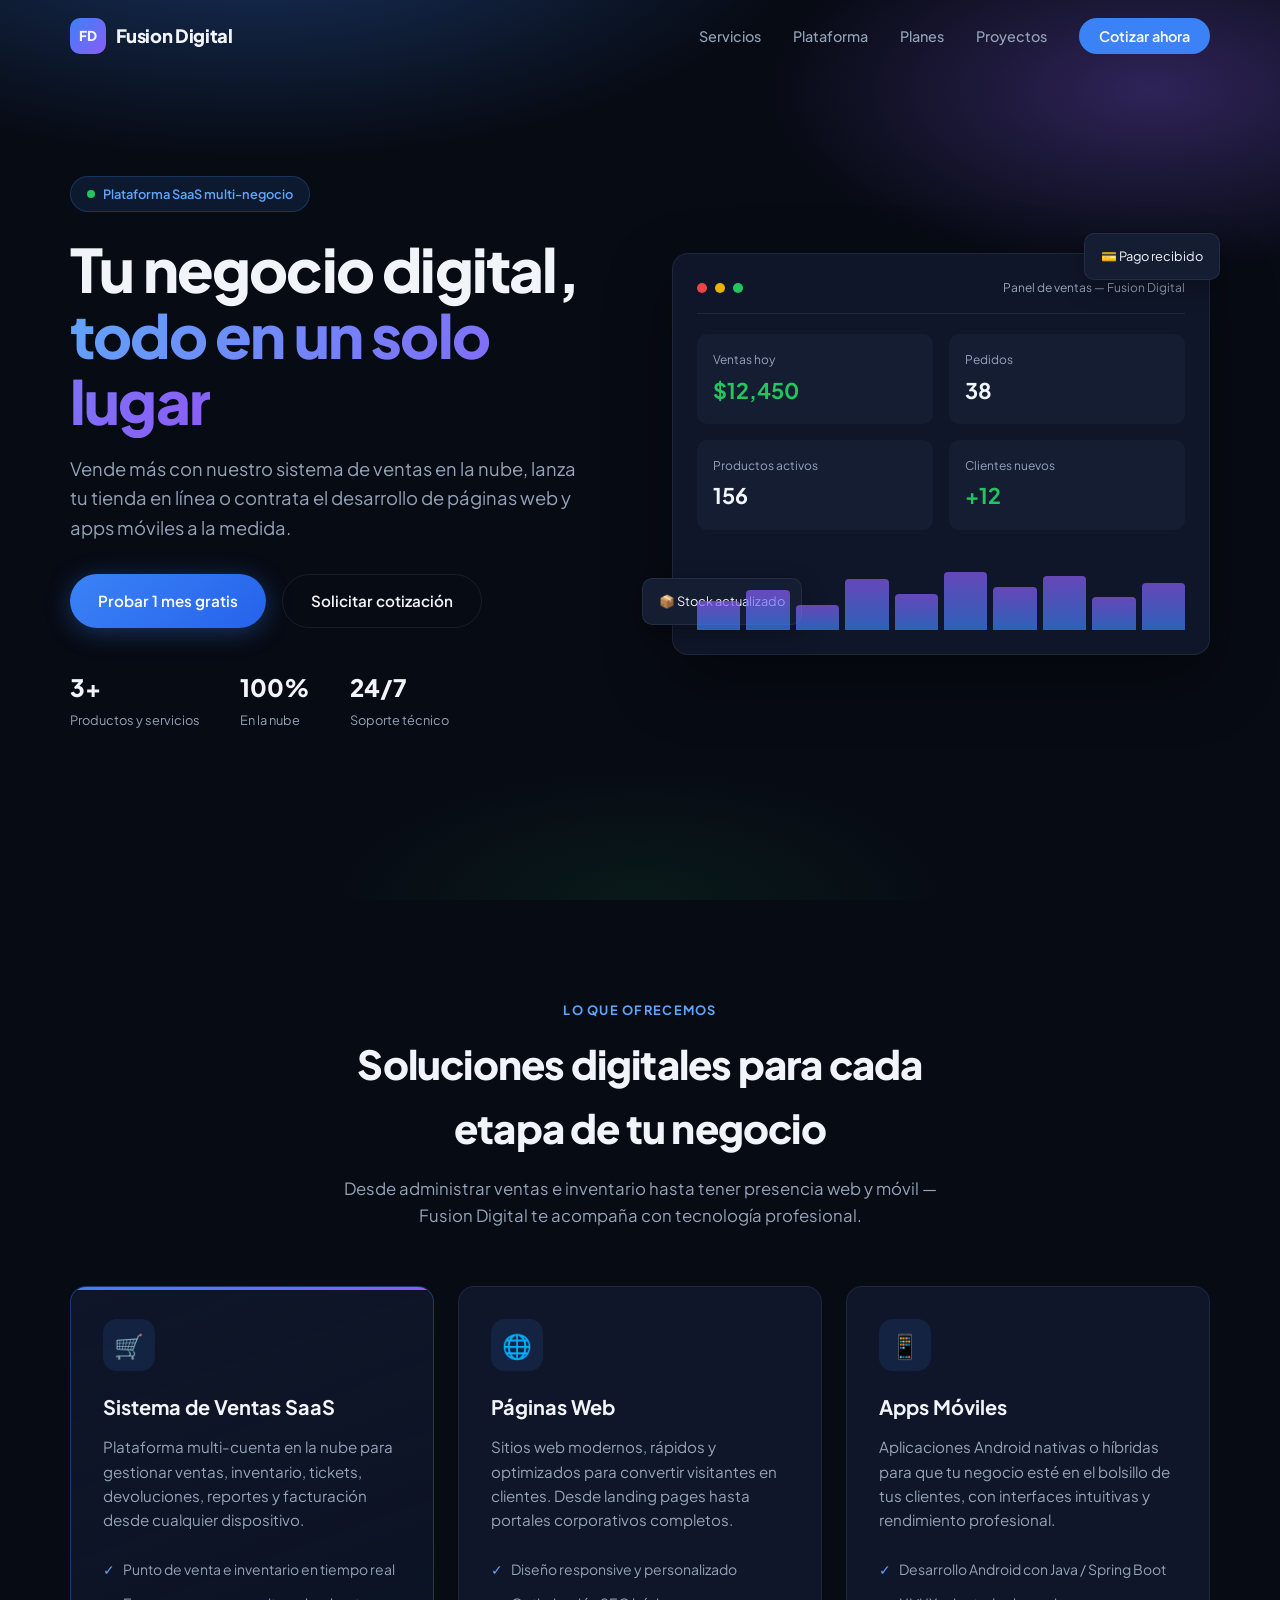
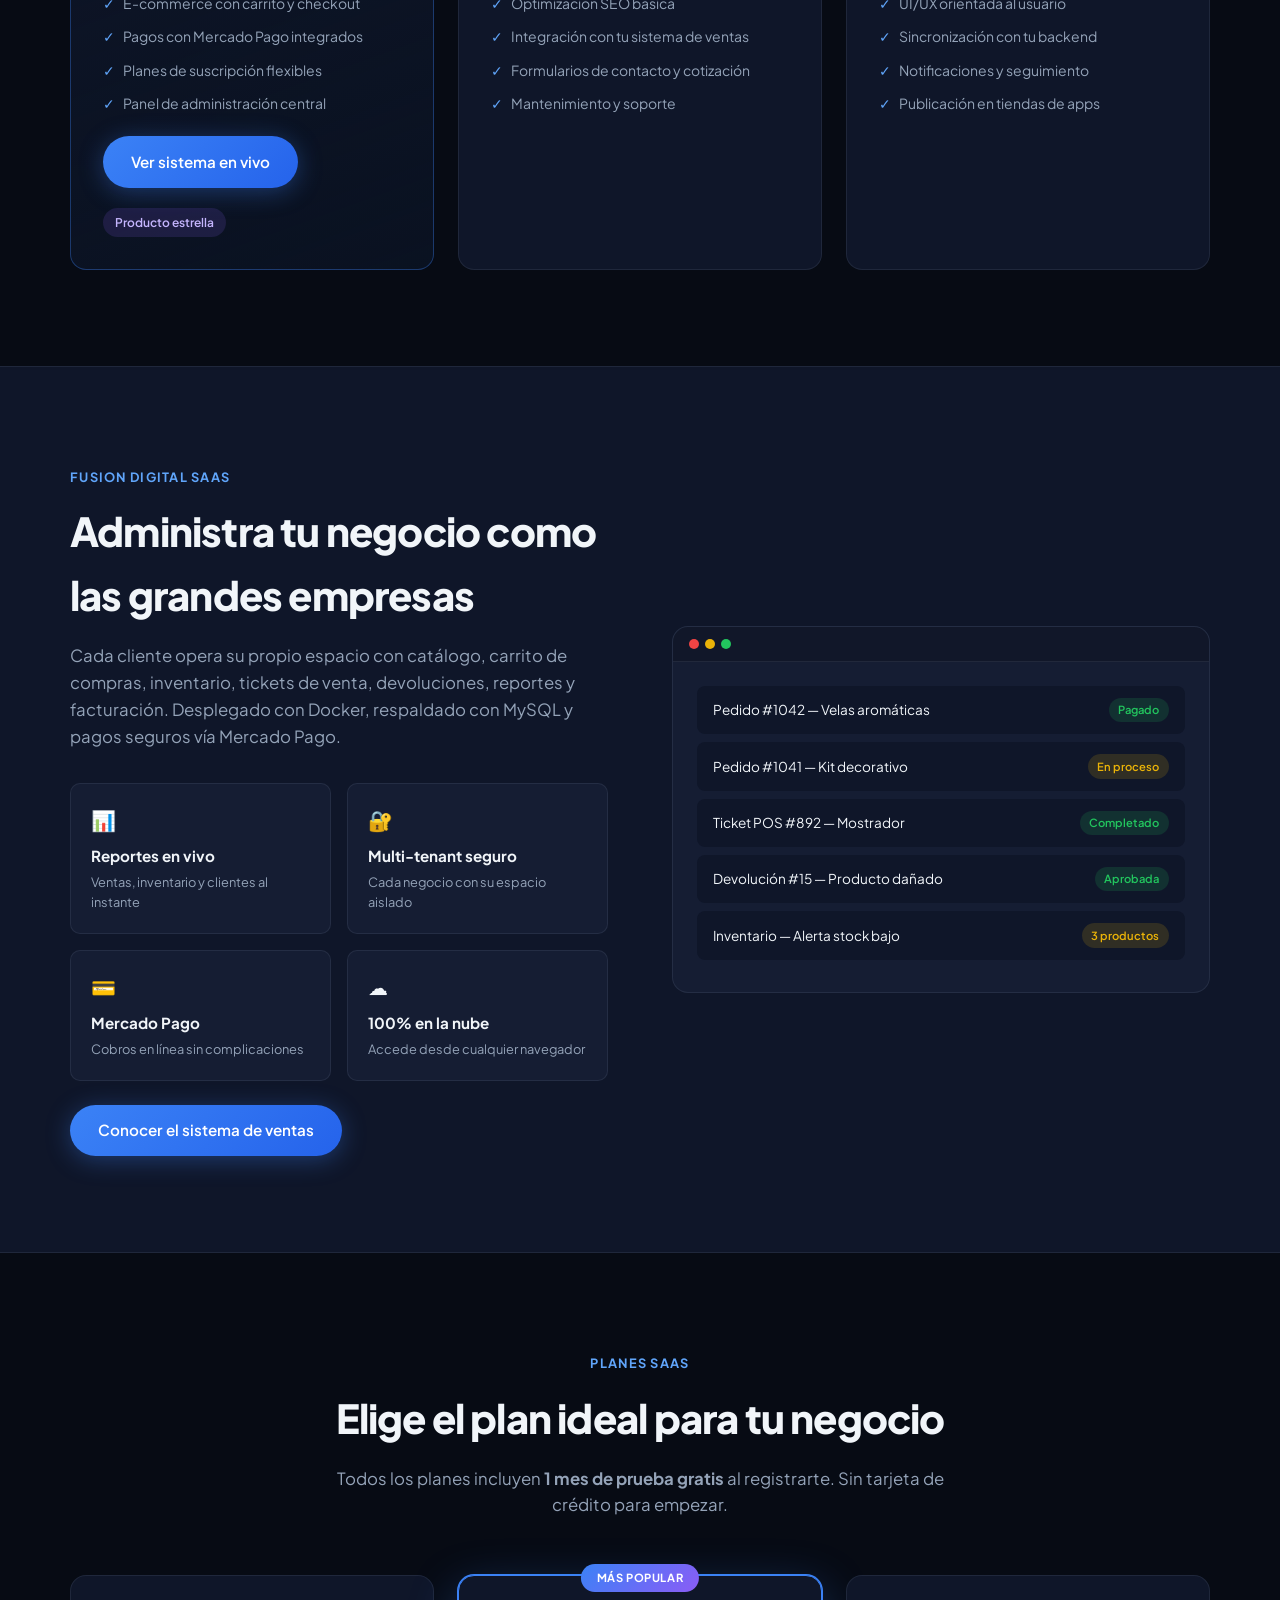
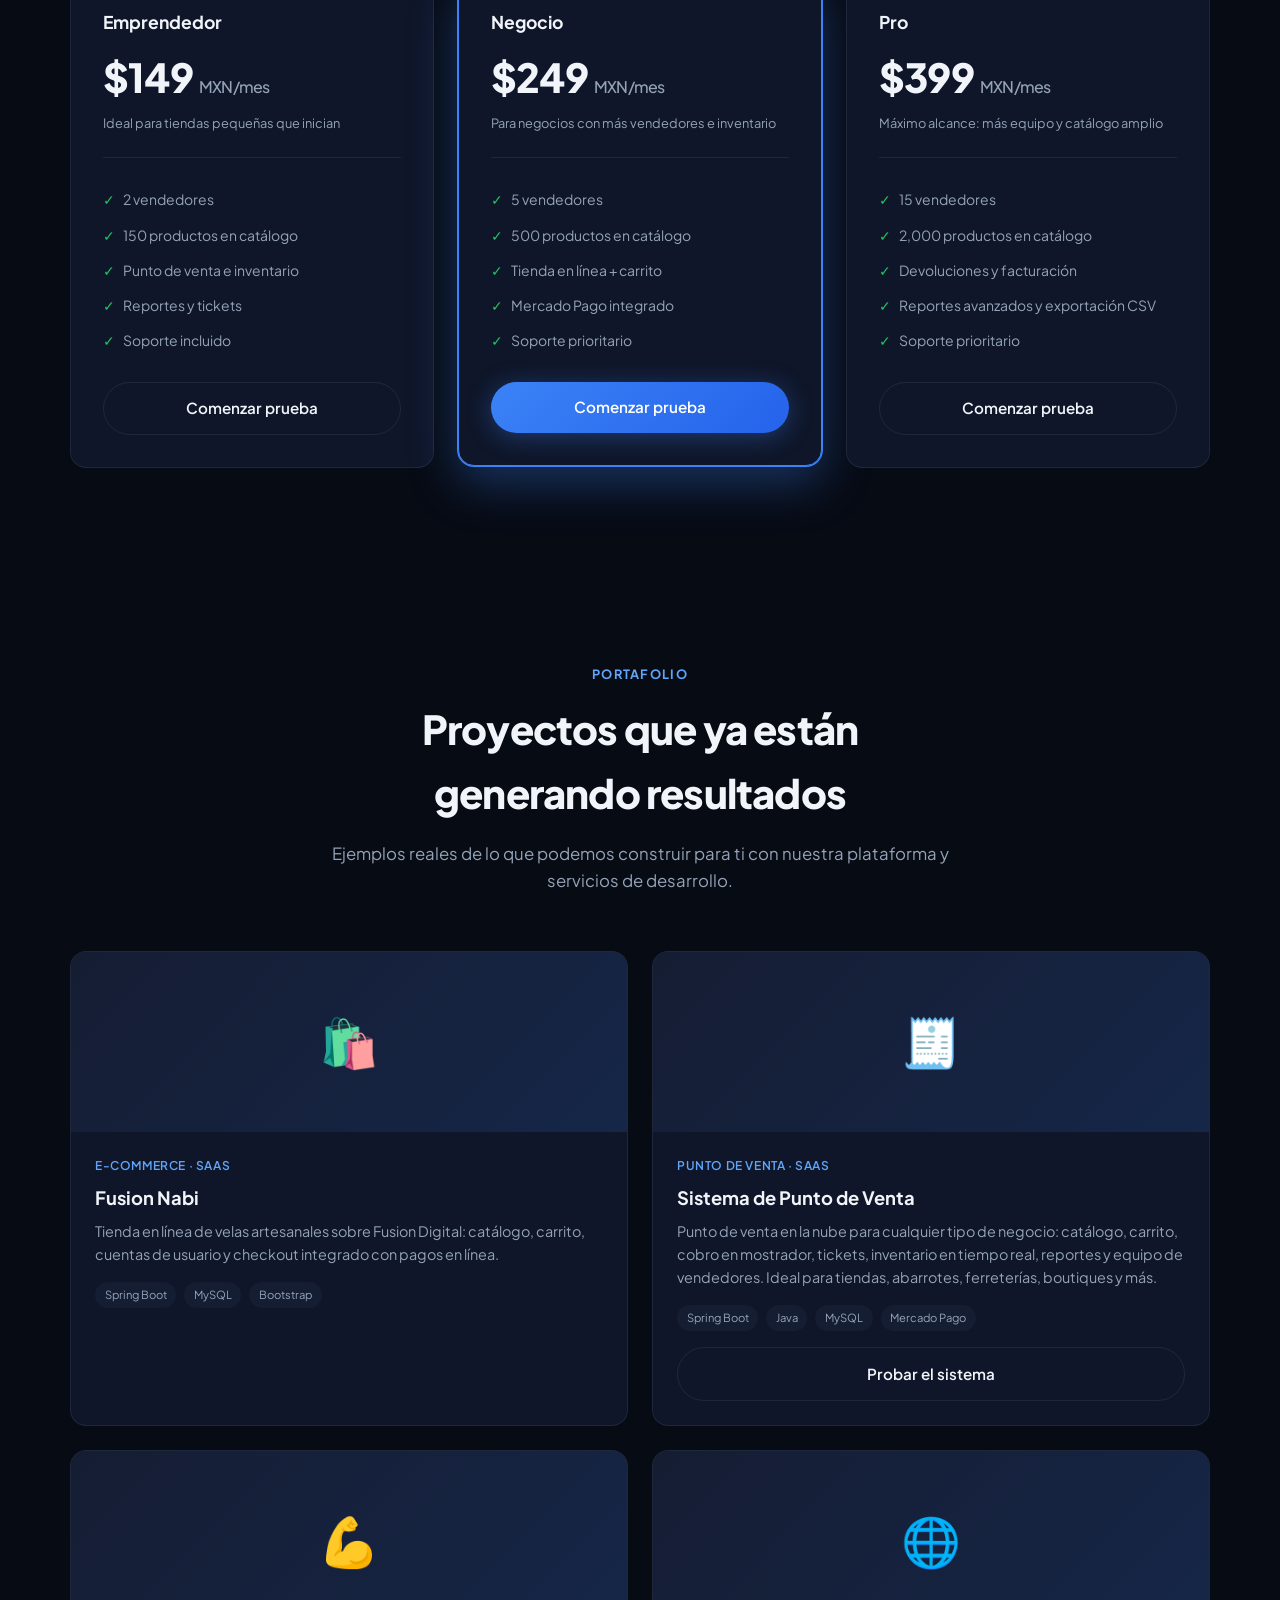
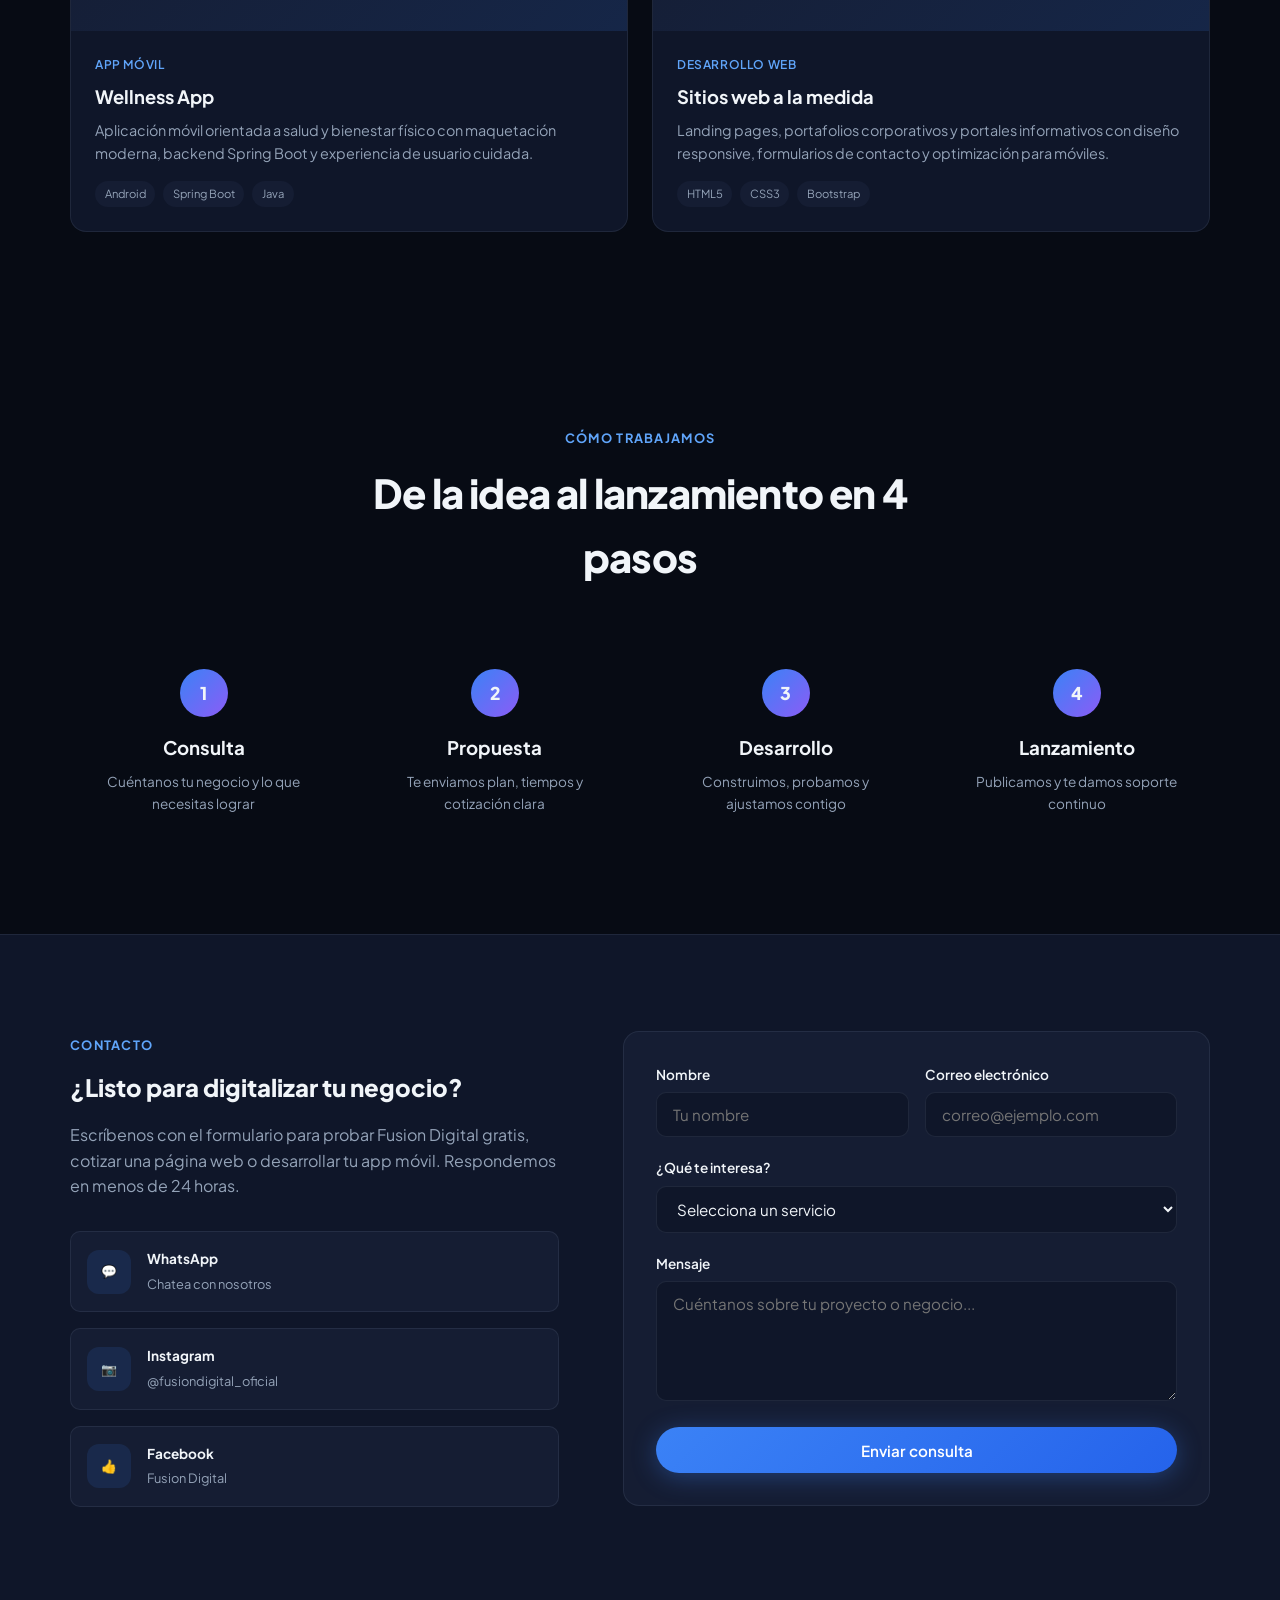
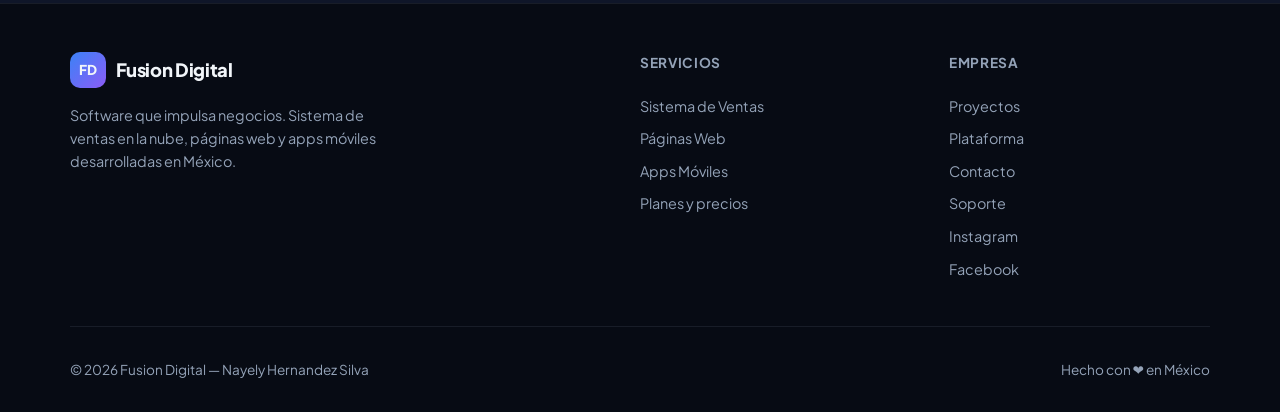
<file: index.html>
<!DOCTYPE html>
<html lang="es">
<head>
  <meta charset="UTF-8">
  <meta name="viewport" content="width=device-width, initial-scale=1.0">
  <meta name="description" content="Fusion Digital — Sistema de ventas en la nube, páginas web y apps móviles para hacer crecer tu negocio.">
  <title>Fusion Digital — Software que impulsa tu negocio</title>
  <link rel="preconnect" href="https://fonts.googleapis.com">
  <link rel="preconnect" href="https://fonts.gstatic.com" crossorigin>
  <link href="https://fonts.googleapis.com/css2?family=Plus+Jakarta+Sans:wght@400;500;600;700;800&display=swap" rel="stylesheet">
  <link rel="stylesheet" href="css/styles.css">
</head>
<body>

  <div class="bg-mesh" aria-hidden="true"></div>

  <nav class="nav">
    <div class="nav__inner">
      <a href="#" class="nav__logo">
        <span class="nav__logo-icon">FD</span>
        Fusion Digital
      </a>
      <button class="nav__toggle" aria-label="Abrir menú">
        <span></span><span></span><span></span>
      </button>
      <ul class="nav__links">
        <li><a href="#servicios">Servicios</a></li>
        <li><a href="#plataforma">Plataforma</a></li>
        <li><a href="#planes">Planes</a></li>
        <li><a href="#proyectos">Proyectos</a></li>
        <li><a href="#contacto" class="nav__cta">Cotizar ahora</a></li>
      </ul>
    </div>
  </nav>

  <header class="hero">
    <div class="container hero__grid">
      <div class="hero__content">
        <div class="hero__badge">
          <span class="hero__badge-dot"></span>
          Plataforma SaaS multi-negocio
        </div>
        <h1 class="hero__title">
          Tu negocio digital,<br>
          <span>todo en un solo lugar</span>
        </h1>
        <p class="hero__subtitle">
          Vende más con nuestro sistema de ventas en la nube, lanza tu tienda en línea
          o contrata el desarrollo de páginas web y apps móviles a la medida.
        </p>
        <div class="hero__actions">
          <a href="https://sistemadeventas-production-5dca.up.railway.app/registro" class="btn btn--primary" target="_blank" rel="noopener">Probar 1 mes gratis</a>
          <a href="#contacto" class="btn btn--outline">Solicitar cotización</a>
        </div>
        <div class="hero__stats">
          <div class="hero__stat">
            <strong>3+</strong>
            <span>Productos y servicios</span>
          </div>
          <div class="hero__stat">
            <strong>100%</strong>
            <span>En la nube</span>
          </div>
          <div class="hero__stat">
            <strong>24/7</strong>
            <span>Soporte técnico</span>
          </div>
        </div>
      </div>

      <div class="hero__visual">
        <div class="hero__float hero__float--1">💳 Pago recibido</div>
        <div class="hero__float hero__float--2">📦 Stock actualizado</div>
        <div class="hero__card">
          <div class="hero__card-header">
            <span class="hero__card-dot hero__card-dot--red"></span>
            <span class="hero__card-dot hero__card-dot--yellow"></span>
            <span class="hero__card-dot hero__card-dot--green"></span>
            <span class="hero__card-title">Panel de ventas — Fusion Digital</span>
          </div>
          <div class="hero__metrics">
            <div class="hero__metric">
              <div class="hero__metric-label">Ventas hoy</div>
              <div class="hero__metric-value hero__metric-value--up">$12,450</div>
            </div>
            <div class="hero__metric">
              <div class="hero__metric-label">Pedidos</div>
              <div class="hero__metric-value">38</div>
            </div>
            <div class="hero__metric">
              <div class="hero__metric-label">Productos activos</div>
              <div class="hero__metric-value">156</div>
            </div>
            <div class="hero__metric">
              <div class="hero__metric-label">Clientes nuevos</div>
              <div class="hero__metric-value hero__metric-value--up">+12</div>
            </div>
          </div>
          <div class="hero__chart" aria-hidden="true">
            <div class="hero__bar"></div>
            <div class="hero__bar"></div>
            <div class="hero__bar"></div>
            <div class="hero__bar"></div>
            <div class="hero__bar"></div>
            <div class="hero__bar"></div>
            <div class="hero__bar"></div>
            <div class="hero__bar"></div>
            <div class="hero__bar"></div>
            <div class="hero__bar"></div>
          </div>
        </div>
      </div>
    </div>
  </header>

  <section id="servicios" class="section">
    <div class="container">
      <div class="section__header reveal">
        <span class="section__label">Lo que ofrecemos</span>
        <h2 class="section__title">Soluciones digitales para cada etapa de tu negocio</h2>
        <p class="section__desc">
          Desde administrar ventas e inventario hasta tener presencia web y móvil —
          Fusion Digital te acompaña con tecnología profesional.
        </p>
      </div>

      <div class="services__grid">
        <article class="service-card service-card--featured reveal">
          <div class="service-card__icon">🛒</div>
          <h3 class="service-card__title">Sistema de Ventas SaaS</h3>
          <p class="service-card__desc">
            Plataforma multi-cuenta en la nube para gestionar ventas, inventario,
            tickets, devoluciones, reportes y facturación desde cualquier dispositivo.
          </p>
          <ul class="service-card__list">
            <li>Punto de venta e inventario en tiempo real</li>
            <li>E-commerce con carrito y checkout</li>
            <li>Pagos con Mercado Pago integrados</li>
            <li>Planes de suscripción flexibles</li>
            <li>Panel de administración central</li>
          </ul>
          <a href="https://sistemadeventas-production-5dca.up.railway.app/" class="btn btn--primary" style="margin-top: 1rem;" target="_blank" rel="noopener">Ver sistema en vivo</a>
          <span class="service-card__tag">Producto estrella</span>
        </article>

        <article class="service-card reveal">
          <div class="service-card__icon">🌐</div>
          <h3 class="service-card__title">Páginas Web</h3>
          <p class="service-card__desc">
            Sitios web modernos, rápidos y optimizados para convertir visitantes en clientes.
            Desde landing pages hasta portales corporativos completos.
          </p>
          <ul class="service-card__list">
            <li>Diseño responsive y personalizado</li>
            <li>Optimización SEO básica</li>
            <li>Integración con tu sistema de ventas</li>
            <li>Formularios de contacto y cotización</li>
            <li>Mantenimiento y soporte</li>
          </ul>
        </article>

        <article class="service-card reveal">
          <div class="service-card__icon">📱</div>
          <h3 class="service-card__title">Apps Móviles</h3>
          <p class="service-card__desc">
            Aplicaciones Android nativas o híbridas para que tu negocio esté en el bolsillo
            de tus clientes, con interfaces intuitivas y rendimiento profesional.
          </p>
          <ul class="service-card__list">
            <li>Desarrollo Android con Java / Spring Boot</li>
            <li>UI/UX orientada al usuario</li>
            <li>Sincronización con tu backend</li>
            <li>Notificaciones y seguimiento</li>
            <li>Publicación en tiendas de apps</li>
          </ul>
        </article>
      </div>
    </div>
  </section>

  <section id="plataforma" class="section platform">
    <div class="container platform__grid">
      <div class="reveal">
        <span class="section__label">Fusion Digital SaaS</span>
        <h2 class="section__title">Administra tu negocio como las grandes empresas</h2>
        <p class="section__desc" style="text-align: left; margin-bottom: 2rem;">
          Cada cliente opera su propio espacio con catálogo, carrito de compras,
          inventario, tickets de venta, devoluciones, reportes y facturación.
          Desplegado con Docker, respaldado con MySQL y pagos seguros vía Mercado Pago.
        </p>
        <div class="platform__features">
          <div class="feature-item">
            <div class="feature-item__icon">📊</div>
            <div class="feature-item__title">Reportes en vivo</div>
            <div class="feature-item__desc">Ventas, inventario y clientes al instante</div>
          </div>
          <div class="feature-item">
            <div class="feature-item__icon">🔐</div>
            <div class="feature-item__title">Multi-tenant seguro</div>
            <div class="feature-item__desc">Cada negocio con su espacio aislado</div>
          </div>
          <div class="feature-item">
            <div class="feature-item__icon">💳</div>
            <div class="feature-item__title">Mercado Pago</div>
            <div class="feature-item__desc">Cobros en línea sin complicaciones</div>
          </div>
          <div class="feature-item">
            <div class="feature-item__icon">☁️</div>
            <div class="feature-item__title">100% en la nube</div>
            <div class="feature-item__desc">Accede desde cualquier navegador</div>
          </div>
        </div>
        <a href="https://sistemadeventas-production-5dca.up.railway.app/" class="btn btn--primary" style="margin-top: 1.5rem;" target="_blank" rel="noopener">Conocer el sistema de ventas</a>
      </div>

      <div class="platform__mockup reveal">
        <div class="platform__mockup-bar">
          <span class="hero__card-dot hero__card-dot--red"></span>
          <span class="hero__card-dot hero__card-dot--yellow"></span>
          <span class="hero__card-dot hero__card-dot--green"></span>
        </div>
        <div class="platform__mockup-body">
          <div class="mock-row">
            <span>Pedido #1042 — Velas aromáticas</span>
            <span class="mock-row__badge mock-row__badge--ok">Pagado</span>
          </div>
          <div class="mock-row">
            <span>Pedido #1041 — Kit decorativo</span>
            <span class="mock-row__badge mock-row__badge--pending">En proceso</span>
          </div>
          <div class="mock-row">
            <span>Ticket POS #892 — Mostrador</span>
            <span class="mock-row__badge mock-row__badge--ok">Completado</span>
          </div>
          <div class="mock-row">
            <span>Devolución #15 — Producto dañado</span>
            <span class="mock-row__badge mock-row__badge--ok">Aprobada</span>
          </div>
          <div class="mock-row">
            <span>Inventario — Alerta stock bajo</span>
            <span class="mock-row__badge mock-row__badge--pending">3 productos</span>
          </div>
        </div>
      </div>
    </div>
  </section>

  <section id="planes" class="section">
    <div class="container">
      <div class="section__header reveal">
        <span class="section__label">Planes SaaS</span>
        <h2 class="section__title">Elige el plan ideal para tu negocio</h2>
        <p class="section__desc">
          Todos los planes incluyen <strong>1 mes de prueba gratis</strong> al registrarte.
          Sin tarjeta de crédito para empezar.
        </p>
      </div>

      <div class="pricing__grid">
        <article class="pricing-card reveal">
          <h3 class="pricing-card__name">Emprendedor</h3>
          <div class="pricing-card__price">$149 <span>MXN/mes</span></div>
          <p class="pricing-card__note">Ideal para tiendas pequeñas que inician</p>
          <ul class="pricing-card__features">
            <li>2 vendedores</li>
            <li>150 productos en catálogo</li>
            <li>Punto de venta e inventario</li>
            <li>Reportes y tickets</li>
            <li>Soporte incluido</li>
          </ul>
          <a href="https://sistemadeventas-production-5dca.up.railway.app/registro" class="btn btn--outline" target="_blank" rel="noopener">Comenzar prueba</a>
        </article>

        <article class="pricing-card pricing-card--popular reveal">
          <span class="pricing-card__badge">Más popular</span>
          <h3 class="pricing-card__name">Negocio</h3>
          <div class="pricing-card__price">$249 <span>MXN/mes</span></div>
          <p class="pricing-card__note">Para negocios con más vendedores e inventario</p>
          <ul class="pricing-card__features">
            <li>5 vendedores</li>
            <li>500 productos en catálogo</li>
            <li>Tienda en línea + carrito</li>
            <li>Mercado Pago integrado</li>
            <li>Soporte prioritario</li>
          </ul>
          <a href="https://sistemadeventas-production-5dca.up.railway.app/registro" class="btn btn--primary" target="_blank" rel="noopener">Comenzar prueba</a>
        </article>

        <article class="pricing-card reveal">
          <h3 class="pricing-card__name">Pro</h3>
          <div class="pricing-card__price">$399 <span>MXN/mes</span></div>
          <p class="pricing-card__note">Máximo alcance: más equipo y catálogo amplio</p>
          <ul class="pricing-card__features">
            <li>15 vendedores</li>
            <li>2,000 productos en catálogo</li>
            <li>Devoluciones y facturación</li>
            <li>Reportes avanzados y exportación CSV</li>
            <li>Soporte prioritario</li>
          </ul>
          <a href="https://sistemadeventas-production-5dca.up.railway.app/registro" class="btn btn--outline" target="_blank" rel="noopener">Comenzar prueba</a>
        </article>
      </div>
    </div>
  </section>

  <section id="proyectos" class="section">
    <div class="container">
      <div class="section__header reveal">
        <span class="section__label">Portafolio</span>
        <h2 class="section__title">Proyectos que ya están generando resultados</h2>
        <p class="section__desc">
          Ejemplos reales de lo que podemos construir para ti con nuestra plataforma
          y servicios de desarrollo.
        </p>
      </div>

      <div class="portfolio__grid">
        <article class="project-card reveal">
          <div class="project-card__img">🛍️</div>
          <div class="project-card__body">
            <div class="project-card__category">E-commerce · SaaS</div>
            <h3 class="project-card__title">Fusion Nabi</h3>
            <p class="project-card__desc">
              Tienda en línea de velas artesanales sobre Fusion Digital: catálogo,
              carrito, cuentas de usuario y checkout integrado con pagos en línea.
            </p>
            <div class="project-card__tags">
              <span class="project-card__tag">Spring Boot</span>
              <span class="project-card__tag">MySQL</span>
              <span class="project-card__tag">Bootstrap</span>
            </div>
          </div>
        </article>

        <article class="project-card reveal">
          <div class="project-card__img">🧾</div>
          <div class="project-card__body">
            <div class="project-card__category">Punto de venta · SaaS</div>
            <h3 class="project-card__title">Sistema de Punto de Venta</h3>
            <p class="project-card__desc">
              Punto de venta en la nube para cualquier tipo de negocio: catálogo, carrito,
              cobro en mostrador, tickets, inventario en tiempo real, reportes y equipo de vendedores.
              Ideal para tiendas, abarrotes, ferreterías, boutiques y más.
            </p>
            <div class="project-card__tags">
              <span class="project-card__tag">Spring Boot</span>
              <span class="project-card__tag">Java</span>
              <span class="project-card__tag">MySQL</span>
              <span class="project-card__tag">Mercado Pago</span>
            </div>
            <a href="https://sistemadeventas-production-5dca.up.railway.app/" class="btn btn--outline" style="margin-top: 1rem; width: 100%;" target="_blank" rel="noopener">Probar el sistema</a>
          </div>
        </article>

        <article class="project-card reveal">
          <div class="project-card__img">💪</div>
          <div class="project-card__body">
            <div class="project-card__category">App móvil</div>
            <h3 class="project-card__title">Wellness App</h3>
            <p class="project-card__desc">
              Aplicación móvil orientada a salud y bienestar físico con maquetación
              moderna, backend Spring Boot y experiencia de usuario cuidada.
            </p>
            <div class="project-card__tags">
              <span class="project-card__tag">Android</span>
              <span class="project-card__tag">Spring Boot</span>
              <span class="project-card__tag">Java</span>
            </div>
          </div>
        </article>

        <article class="project-card reveal">
          <div class="project-card__img">🌐</div>
          <div class="project-card__body">
            <div class="project-card__category">Desarrollo web</div>
            <h3 class="project-card__title">Sitios web a la medida</h3>
            <p class="project-card__desc">
              Landing pages, portafolios corporativos y portales informativos con
              diseño responsive, formularios de contacto y optimización para móviles.
            </p>
            <div class="project-card__tags">
              <span class="project-card__tag">HTML5</span>
              <span class="project-card__tag">CSS3</span>
              <span class="project-card__tag">Bootstrap</span>
            </div>
          </div>
        </article>
      </div>
    </div>
  </section>

  <section class="section">
    <div class="container">
      <div class="section__header reveal">
        <span class="section__label">Cómo trabajamos</span>
        <h2 class="section__title">De la idea al lanzamiento en 4 pasos</h2>
      </div>
      <div class="process__steps">
        <div class="process-step reveal">
          <div class="process-step__num">1</div>
          <h3 class="process-step__title">Consulta</h3>
          <p class="process-step__desc">Cuéntanos tu negocio y lo que necesitas lograr</p>
        </div>
        <div class="process-step reveal">
          <div class="process-step__num">2</div>
          <h3 class="process-step__title">Propuesta</h3>
          <p class="process-step__desc">Te enviamos plan, tiempos y cotización clara</p>
        </div>
        <div class="process-step reveal">
          <div class="process-step__num">3</div>
          <h3 class="process-step__title">Desarrollo</h3>
          <p class="process-step__desc">Construimos, probamos y ajustamos contigo</p>
        </div>
        <div class="process-step reveal">
          <div class="process-step__num">4</div>
          <h3 class="process-step__title">Lanzamiento</h3>
          <p class="process-step__desc">Publicamos y te damos soporte continuo</p>
        </div>
      </div>
    </div>
  </section>

  <section id="contacto" class="section contact">
    <div class="container contact__grid">
      <div class="contact__info reveal">
        <span class="section__label">Contacto</span>
        <h3>¿Listo para digitalizar tu negocio?</h3>
        <p>
          Escríbenos con el formulario para probar Fusion Digital gratis, cotizar una página web
          o desarrollar tu app móvil. Respondemos en menos de 24 horas.
        </p>
        <div class="contact__channels">
          <a href="https://wa.me/527352713050?text=Hola%2C%20me%20interesa%20Fusion%20Digital.%20Quiero%20m%C3%A1s%20informaci%C3%B3n." class="contact__channel" target="_blank" rel="noopener">
            <span class="contact__channel-icon">💬</span>
            <div>
              <strong>WhatsApp</strong>
              <span>Chatea con nosotros</span>
            </div>
          </a>
          <a href="https://www.instagram.com/fusiondigital_oficial/" class="contact__channel" target="_blank" rel="noopener">
            <span class="contact__channel-icon">📷</span>
            <div>
              <strong>Instagram</strong>
              <span>@fusiondigital_oficial</span>
            </div>
          </a>
          <a href="https://www.facebook.com/profile.php?id=61590868907814" class="contact__channel" target="_blank" rel="noopener">
            <span class="contact__channel-icon">👍</span>
            <div>
              <strong>Facebook</strong>
              <span>Fusion Digital</span>
            </div>
          </a>
        </div>
      </div>

      <form class="contact__form reveal" id="contact-form">
        <div class="form-row">
          <div class="form-group">
            <label for="nombre">Nombre</label>
            <input type="text" id="nombre" name="nombre" placeholder="Tu nombre" required>
          </div>
          <div class="form-group">
            <label for="email">Correo electrónico</label>
            <input type="email" id="email" name="email" placeholder="correo@ejemplo.com" required>
          </div>
        </div>
        <div class="form-group">
          <label for="servicio">¿Qué te interesa?</label>
          <select id="servicio" name="servicio" required>
            <option value="">Selecciona un servicio</option>
            <option value="Sistema de Ventas SaaS">Sistema de Ventas SaaS</option>
            <option value="Página Web">Página Web</option>
            <option value="App Móvil">App Móvil</option>
            <option value="Paquete completo">Paquete completo</option>
          </select>
        </div>
        <div class="form-group">
          <label for="mensaje">Mensaje</label>
          <textarea id="mensaje" name="mensaje" placeholder="Cuéntanos sobre tu proyecto o negocio..." required></textarea>
        </div>
        <button type="submit" class="btn btn--primary" style="width: 100%;">Enviar consulta</button>
        <p id="form-status" class="form-status" hidden role="status" aria-live="polite"></p>
      </form>
    </div>
  </section>

  <footer class="footer">
    <div class="container">
      <div class="footer__grid">
        <div class="footer__brand">
          <a href="#" class="nav__logo">
            <span class="nav__logo-icon">FD</span>
            Fusion Digital
          </a>
          <p>
            Software que impulsa negocios. Sistema de ventas en la nube,
            páginas web y apps móviles desarrolladas en México.
          </p>
        </div>
        <div class="footer__col">
          <h4>Servicios</h4>
          <a href="https://sistemadeventas-production-5dca.up.railway.app/" target="_blank" rel="noopener">Sistema de Ventas</a>
          <a href="#servicios">Páginas Web</a>
          <a href="#servicios">Apps Móviles</a>
          <a href="#planes">Planes y precios</a>
        </div>
        <div class="footer__col">
          <h4>Empresa</h4>
          <a href="#proyectos">Proyectos</a>
          <a href="#plataforma">Plataforma</a>
          <a href="#contacto">Contacto</a>
          <a href="#contacto">Soporte</a>
          <a href="https://www.instagram.com/fusiondigital_oficial/" target="_blank" rel="noopener">Instagram</a>
          <a href="https://www.facebook.com/profile.php?id=61590868907814" target="_blank" rel="noopener">Facebook</a>
        </div>
      </div>
      <div class="footer__bottom">
        <span>© 2026 Fusion Digital — Nayely Hernandez Silva</span>
        <span>Hecho con ❤️ en México</span>
      </div>
    </div>
  </footer>

  <script src="js/main.js"></script>
</body>
</html>
</file>
<file: css/styles.css>
/* Fusion Digital — Landing Page */

:root {
  --bg-dark: #070b14;
  --bg-card: #0f1629;
  --bg-elevated: #151d33;
  --text-primary: #f1f5f9;
  --text-muted: #94a3b8;
  --accent: #3b82f6;
  --accent-light: #60a5fa;
  --accent-glow: rgba(59, 130, 246, 0.35);
  --purple: #8b5cf6;
  --purple-glow: rgba(139, 92, 246, 0.3);
  --success: #22c55e;
  --border: rgba(148, 163, 184, 0.12);
  --radius: 16px;
  --radius-sm: 10px;
  --font: "Plus Jakarta Sans", system-ui, sans-serif;
  --max-width: 1140px;
  --nav-height: 72px;
}

*,
*::before,
*::after {
  box-sizing: border-box;
  margin: 0;
  padding: 0;
}

html {
  scroll-behavior: smooth;
}

body {
  font-family: var(--font);
  background: var(--bg-dark);
  color: var(--text-primary);
  line-height: 1.6;
  overflow-x: hidden;
}

img {
  max-width: 100%;
  display: block;
}

a {
  color: inherit;
  text-decoration: none;
}

ul {
  list-style: none;
}

.container {
  width: min(100% - 2rem, var(--max-width));
  margin-inline: auto;
}

/* Background mesh */
.bg-mesh {
  position: fixed;
  inset: 0;
  z-index: -1;
  background:
    radial-gradient(ellipse 80% 50% at 20% -10%, var(--accent-glow), transparent 55%),
    radial-gradient(ellipse 60% 40% at 90% 10%, var(--purple-glow), transparent 50%),
    radial-gradient(ellipse 50% 30% at 50% 100%, rgba(34, 197, 94, 0.08), transparent 50%),
    var(--bg-dark);
}

/* Navigation */
.nav {
  position: fixed;
  top: 0;
  left: 0;
  right: 0;
  z-index: 100;
  height: var(--nav-height);
  display: flex;
  align-items: center;
  transition: background 0.3s, box-shadow 0.3s;
}

.nav.scrolled {
  background: rgba(7, 11, 20, 0.85);
  backdrop-filter: blur(12px);
  border-bottom: 1px solid var(--border);
}

.nav__inner {
  display: flex;
  align-items: center;
  justify-content: space-between;
  width: min(100% - 2rem, var(--max-width));
  margin-inline: auto;
}

.nav__logo {
  display: flex;
  align-items: center;
  gap: 0.6rem;
  font-weight: 800;
  font-size: 1.15rem;
  letter-spacing: -0.02em;
}

.nav__logo-icon {
  width: 36px;
  height: 36px;
  background: linear-gradient(135deg, var(--accent), var(--purple));
  border-radius: 10px;
  display: grid;
  place-items: center;
  font-size: 0.85rem;
  font-weight: 900;
}

.nav__links {
  display: flex;
  align-items: center;
  gap: 2rem;
}

.nav__links a {
  font-size: 0.9rem;
  font-weight: 500;
  color: var(--text-muted);
  transition: color 0.2s;
}

.nav__links a:hover {
  color: var(--text-primary);
}

.nav__cta {
  padding: 0.55rem 1.25rem;
  background: var(--accent);
  color: #fff !important;
  border-radius: 999px;
  font-weight: 600 !important;
  transition: transform 0.2s, box-shadow 0.2s !important;
}

.nav__cta:hover {
  transform: translateY(-1px);
  box-shadow: 0 4px 20px var(--accent-glow);
}

.nav__toggle {
  display: none;
  flex-direction: column;
  gap: 5px;
  background: none;
  border: none;
  cursor: pointer;
  padding: 4px;
}

.nav__toggle span {
  display: block;
  width: 24px;
  height: 2px;
  background: var(--text-primary);
  border-radius: 2px;
  transition: transform 0.3s, opacity 0.3s;
}

.nav__toggle.active span:nth-child(1) {
  transform: translateY(7px) rotate(45deg);
}

.nav__toggle.active span:nth-child(2) {
  opacity: 0;
}

.nav__toggle.active span:nth-child(3) {
  transform: translateY(-7px) rotate(-45deg);
}

/* Buttons */
.btn {
  display: inline-flex;
  align-items: center;
  justify-content: center;
  gap: 0.5rem;
  padding: 0.85rem 1.75rem;
  border-radius: 999px;
  font-family: var(--font);
  font-size: 0.95rem;
  font-weight: 600;
  border: none;
  cursor: pointer;
  transition: transform 0.2s, box-shadow 0.2s, background 0.2s;
}

.btn--primary {
  background: linear-gradient(135deg, var(--accent), #2563eb);
  color: #fff;
  box-shadow: 0 4px 24px var(--accent-glow);
}

.btn--primary:hover {
  transform: translateY(-2px);
  box-shadow: 0 8px 32px var(--accent-glow);
}

.btn--outline {
  background: transparent;
  color: var(--text-primary);
  border: 1.5px solid var(--border);
}

.btn--outline:hover {
  border-color: var(--accent);
  background: rgba(59, 130, 246, 0.08);
}

.btn--ghost {
  background: rgba(255, 255, 255, 0.06);
  color: var(--text-primary);
}

.btn--ghost:hover {
  background: rgba(255, 255, 255, 0.1);
}

/* Hero */
.hero {
  min-height: 100vh;
  display: flex;
  align-items: center;
  padding-top: var(--nav-height);
  padding-bottom: 4rem;
}

.hero__grid {
  display: grid;
  grid-template-columns: 1fr 1fr;
  gap: 4rem;
  align-items: center;
}

.hero__badge {
  display: inline-flex;
  align-items: center;
  gap: 0.5rem;
  padding: 0.4rem 1rem;
  background: rgba(59, 130, 246, 0.12);
  border: 1px solid rgba(59, 130, 246, 0.25);
  border-radius: 999px;
  font-size: 0.8rem;
  font-weight: 600;
  color: var(--accent-light);
  margin-bottom: 1.5rem;
}

.hero__badge-dot {
  width: 8px;
  height: 8px;
  background: var(--success);
  border-radius: 50%;
  animation: pulse 2s infinite;
}

@keyframes pulse {
  0%, 100% { opacity: 1; }
  50% { opacity: 0.4; }
}

.hero__title {
  font-size: clamp(2.5rem, 5vw, 3.75rem);
  font-weight: 800;
  line-height: 1.1;
  letter-spacing: -0.03em;
  margin-bottom: 1.25rem;
}

.hero__title span {
  background: linear-gradient(135deg, var(--accent-light), var(--purple));
  -webkit-background-clip: text;
  -webkit-text-fill-color: transparent;
  background-clip: text;
}

.hero__subtitle {
  font-size: 1.15rem;
  color: var(--text-muted);
  max-width: 520px;
  margin-bottom: 2rem;
}

.hero__actions {
  display: flex;
  flex-wrap: wrap;
  gap: 1rem;
  margin-bottom: 2.5rem;
}

.hero__stats {
  display: flex;
  gap: 2.5rem;
}

.hero__stat strong {
  display: block;
  font-size: 1.5rem;
  font-weight: 800;
  color: var(--text-primary);
}

.hero__stat span {
  font-size: 0.8rem;
  color: var(--text-muted);
}

.hero__visual {
  position: relative;
}

.hero__card {
  background: var(--bg-card);
  border: 1px solid var(--border);
  border-radius: var(--radius);
  padding: 1.5rem;
  box-shadow: 0 24px 64px rgba(0, 0, 0, 0.4);
}

.hero__card-header {
  display: flex;
  align-items: center;
  gap: 0.5rem;
  margin-bottom: 1.25rem;
  padding-bottom: 1rem;
  border-bottom: 1px solid var(--border);
}

.hero__card-dot {
  width: 10px;
  height: 10px;
  border-radius: 50%;
}

.hero__card-dot--red { background: #ef4444; }
.hero__card-dot--yellow { background: #eab308; }
.hero__card-dot--green { background: #22c55e; }

.hero__card-title {
  margin-left: auto;
  font-size: 0.75rem;
  color: var(--text-muted);
}

.hero__metrics {
  display: grid;
  grid-template-columns: 1fr 1fr;
  gap: 1rem;
  margin-bottom: 1.25rem;
}

.hero__metric {
  background: var(--bg-elevated);
  border-radius: var(--radius-sm);
  padding: 1rem;
}

.hero__metric-label {
  font-size: 0.75rem;
  color: var(--text-muted);
  margin-bottom: 0.25rem;
}

.hero__metric-value {
  font-size: 1.35rem;
  font-weight: 700;
}

.hero__metric-value--up {
  color: var(--success);
}

.hero__chart {
  height: 80px;
  display: flex;
  align-items: flex-end;
  gap: 6px;
  padding-top: 0.5rem;
}

.hero__bar {
  flex: 1;
  background: linear-gradient(to top, var(--accent), var(--purple));
  border-radius: 4px 4px 0 0;
  opacity: 0.7;
  transition: opacity 0.3s;
}

.hero__bar:hover {
  opacity: 1;
}

.hero__float {
  position: absolute;
  background: var(--bg-elevated);
  border: 1px solid var(--border);
  border-radius: var(--radius-sm);
  padding: 0.75rem 1rem;
  font-size: 0.8rem;
  box-shadow: 0 8px 24px rgba(0, 0, 0, 0.3);
  animation: float 4s ease-in-out infinite;
}

.hero__float--1 {
  top: -20px;
  right: -10px;
}

.hero__float--2 {
  bottom: 30px;
  left: -30px;
  animation-delay: -2s;
}

@keyframes float {
  0%, 100% { transform: translateY(0); }
  50% { transform: translateY(-8px); }
}

/* Sections */
.section {
  padding: 6rem 0;
}

.section__header {
  text-align: center;
  max-width: 640px;
  margin: 0 auto 3.5rem;
}

.section__label {
  display: inline-block;
  font-size: 0.8rem;
  font-weight: 700;
  text-transform: uppercase;
  letter-spacing: 0.1em;
  color: var(--accent-light);
  margin-bottom: 0.75rem;
}

.section__title {
  font-size: clamp(1.75rem, 3.5vw, 2.5rem);
  font-weight: 800;
  letter-spacing: -0.02em;
  margin-bottom: 1rem;
}

.section__desc {
  color: var(--text-muted);
  font-size: 1.05rem;
}

/* Services */
.services__grid {
  display: grid;
  grid-template-columns: repeat(3, 1fr);
  gap: 1.5rem;
}

.service-card {
  background: var(--bg-card);
  border: 1px solid var(--border);
  border-radius: var(--radius);
  padding: 2rem;
  transition: transform 0.3s, border-color 0.3s, box-shadow 0.3s;
  position: relative;
  overflow: hidden;
}

.service-card::before {
  content: "";
  position: absolute;
  top: 0;
  left: 0;
  right: 0;
  height: 3px;
  background: linear-gradient(90deg, var(--accent), var(--purple));
  opacity: 0;
  transition: opacity 0.3s;
}

.service-card:hover {
  transform: translateY(-4px);
  border-color: rgba(59, 130, 246, 0.3);
  box-shadow: 0 16px 48px rgba(0, 0, 0, 0.3);
}

.service-card:hover::before {
  opacity: 1;
}

.service-card--featured {
  border-color: rgba(59, 130, 246, 0.35);
  background: linear-gradient(160deg, var(--bg-card) 0%, rgba(59, 130, 246, 0.06) 100%);
}

.service-card--featured::before {
  opacity: 1;
}

.service-card__icon {
  width: 52px;
  height: 52px;
  background: rgba(59, 130, 246, 0.12);
  border-radius: 14px;
  display: grid;
  place-items: center;
  font-size: 1.5rem;
  margin-bottom: 1.25rem;
}

.service-card__title {
  font-size: 1.25rem;
  font-weight: 700;
  margin-bottom: 0.75rem;
}

.service-card__desc {
  color: var(--text-muted);
  font-size: 0.95rem;
  margin-bottom: 1.25rem;
}

.service-card__list li {
  font-size: 0.875rem;
  color: var(--text-muted);
  padding: 0.35rem 0;
  padding-left: 1.25rem;
  position: relative;
}

.service-card__list li::before {
  content: "✓";
  position: absolute;
  left: 0;
  color: var(--accent-light);
  font-weight: 700;
}

.service-card__tag {
  display: inline-block;
  margin-top: 1.25rem;
  padding: 0.3rem 0.75rem;
  background: rgba(139, 92, 246, 0.15);
  color: #c4b5fd;
  border-radius: 999px;
  font-size: 0.75rem;
  font-weight: 600;
}

/* Platform features */
.platform {
  background: var(--bg-card);
  border-top: 1px solid var(--border);
  border-bottom: 1px solid var(--border);
}

.platform__grid {
  display: grid;
  grid-template-columns: 1fr 1fr;
  gap: 4rem;
  align-items: center;
}

.platform__features {
  display: grid;
  grid-template-columns: 1fr 1fr;
  gap: 1rem;
}

.feature-item {
  background: var(--bg-elevated);
  border: 1px solid var(--border);
  border-radius: var(--radius-sm);
  padding: 1.25rem;
  transition: border-color 0.2s;
}

.feature-item:hover {
  border-color: rgba(59, 130, 246, 0.3);
}

.feature-item__icon {
  font-size: 1.25rem;
  margin-bottom: 0.5rem;
}

.feature-item__title {
  font-size: 0.95rem;
  font-weight: 700;
  margin-bottom: 0.25rem;
}

.feature-item__desc {
  font-size: 0.8rem;
  color: var(--text-muted);
}

.platform__mockup {
  background: var(--bg-elevated);
  border: 1px solid var(--border);
  border-radius: var(--radius);
  overflow: hidden;
}

.platform__mockup-bar {
  display: flex;
  align-items: center;
  gap: 6px;
  padding: 0.75rem 1rem;
  background: rgba(0, 0, 0, 0.2);
  border-bottom: 1px solid var(--border);
}

.platform__mockup-body {
  padding: 1.5rem;
}

.mock-row {
  display: flex;
  align-items: center;
  justify-content: space-between;
  padding: 0.75rem 1rem;
  background: var(--bg-card);
  border-radius: 8px;
  margin-bottom: 0.5rem;
  font-size: 0.85rem;
}

.mock-row__badge {
  padding: 0.2rem 0.6rem;
  border-radius: 999px;
  font-size: 0.7rem;
  font-weight: 600;
}

.mock-row__badge--ok {
  background: rgba(34, 197, 94, 0.15);
  color: var(--success);
}

.mock-row__badge--pending {
  background: rgba(234, 179, 8, 0.15);
  color: #eab308;
}

/* Pricing */
.pricing__grid {
  display: grid;
  grid-template-columns: repeat(3, 1fr);
  gap: 1.5rem;
  align-items: start;
}

.pricing-card {
  background: var(--bg-card);
  border: 1px solid var(--border);
  border-radius: var(--radius);
  padding: 2rem;
  position: relative;
  transition: transform 0.3s;
}

.pricing-card:hover {
  transform: translateY(-4px);
}

.pricing-card--popular {
  border-color: var(--accent);
  box-shadow: 0 0 0 1px var(--accent), 0 16px 48px var(--accent-glow);
}

.pricing-card__badge {
  position: absolute;
  top: -12px;
  left: 50%;
  transform: translateX(-50%);
  background: linear-gradient(135deg, var(--accent), var(--purple));
  color: #fff;
  font-size: 0.7rem;
  font-weight: 700;
  padding: 0.3rem 1rem;
  border-radius: 999px;
  text-transform: uppercase;
  letter-spacing: 0.05em;
}

.pricing-card__name {
  font-size: 1.1rem;
  font-weight: 700;
  margin-bottom: 0.5rem;
}

.pricing-card__price {
  font-size: 2.5rem;
  font-weight: 800;
  letter-spacing: -0.02em;
  margin-bottom: 0.25rem;
}

.pricing-card__price span {
  font-size: 1rem;
  font-weight: 500;
  color: var(--text-muted);
}

.pricing-card__note {
  font-size: 0.8rem;
  color: var(--text-muted);
  margin-bottom: 1.5rem;
  padding-bottom: 1.5rem;
  border-bottom: 1px solid var(--border);
}

.pricing-card__features li {
  font-size: 0.875rem;
  color: var(--text-muted);
  padding: 0.4rem 0;
  padding-left: 1.25rem;
  position: relative;
}

.pricing-card__features li::before {
  content: "✓";
  position: absolute;
  left: 0;
  color: var(--success);
  font-weight: 700;
}

.pricing-card .btn {
  width: 100%;
  margin-top: 1.5rem;
}

/* Portfolio */
.portfolio__grid {
  display: grid;
  grid-template-columns: repeat(2, 1fr);
  gap: 1.5rem;
}

.project-card {
  background: var(--bg-card);
  border: 1px solid var(--border);
  border-radius: var(--radius);
  overflow: hidden;
  transition: transform 0.3s, box-shadow 0.3s;
}

.project-card:hover {
  transform: translateY(-4px);
  box-shadow: 0 16px 48px rgba(0, 0, 0, 0.3);
}

.project-card__img {
  height: 180px;
  background: linear-gradient(135deg, var(--bg-elevated), rgba(59, 130, 246, 0.15));
  display: grid;
  place-items: center;
  font-size: 3rem;
}

.project-card__body {
  padding: 1.5rem;
}

.project-card__category {
  font-size: 0.75rem;
  font-weight: 600;
  color: var(--accent-light);
  text-transform: uppercase;
  letter-spacing: 0.05em;
  margin-bottom: 0.5rem;
}

.project-card__title {
  font-size: 1.15rem;
  font-weight: 700;
  margin-bottom: 0.5rem;
}

.project-card__desc {
  font-size: 0.9rem;
  color: var(--text-muted);
}

.project-card__tags {
  display: flex;
  flex-wrap: wrap;
  gap: 0.5rem;
  margin-top: 1rem;
}

.project-card__tag {
  font-size: 0.7rem;
  padding: 0.25rem 0.6rem;
  background: var(--bg-elevated);
  border-radius: 999px;
  color: var(--text-muted);
}

/* Process */
.process__steps {
  display: grid;
  grid-template-columns: repeat(4, 1fr);
  gap: 1.5rem;
}

.process-step {
  text-align: center;
  padding: 1.5rem 1rem;
}

.process-step__num {
  width: 48px;
  height: 48px;
  background: linear-gradient(135deg, var(--accent), var(--purple));
  border-radius: 50%;
  display: grid;
  place-items: center;
  font-weight: 800;
  font-size: 1.1rem;
  margin: 0 auto 1rem;
}

.process-step__title {
  font-weight: 700;
  margin-bottom: 0.5rem;
}

.process-step__desc {
  font-size: 0.85rem;
  color: var(--text-muted);
}

/* Contact */
.contact {
  background: var(--bg-card);
  border-top: 1px solid var(--border);
}

.contact__grid {
  display: grid;
  grid-template-columns: 1fr 1.2fr;
  gap: 4rem;
  align-items: start;
}

.contact__info h3 {
  font-size: 1.5rem;
  font-weight: 800;
  margin-bottom: 1rem;
}

.contact__info p {
  color: var(--text-muted);
  margin-bottom: 2rem;
}

.contact__channels {
  display: flex;
  flex-direction: column;
  gap: 1rem;
}

.contact__channel {
  display: flex;
  align-items: center;
  gap: 1rem;
  padding: 1rem;
  background: var(--bg-elevated);
  border: 1px solid var(--border);
  border-radius: var(--radius-sm);
  transition: border-color 0.2s;
}

.contact__channel:hover {
  border-color: rgba(59, 130, 246, 0.3);
}

.contact__channel-icon {
  width: 44px;
  height: 44px;
  background: rgba(59, 130, 246, 0.12);
  border-radius: 12px;
  display: grid;
  place-items: center;
  font-size: 1.1rem;
}

.contact__channel strong {
  display: block;
  font-size: 0.85rem;
}

.contact__channel span {
  font-size: 0.8rem;
  color: var(--text-muted);
}

.contact__form {
  background: var(--bg-elevated);
  border: 1px solid var(--border);
  border-radius: var(--radius);
  padding: 2rem;
}

.form-group {
  margin-bottom: 1.25rem;
}

.form-group label {
  display: block;
  font-size: 0.85rem;
  font-weight: 600;
  margin-bottom: 0.4rem;
}

.form-group input,
.form-group select,
.form-group textarea {
  width: 100%;
  padding: 0.75rem 1rem;
  background: var(--bg-card);
  border: 1px solid var(--border);
  border-radius: var(--radius-sm);
  color: var(--text-primary);
  font-family: var(--font);
  font-size: 0.95rem;
  transition: border-color 0.2s;
}

.form-group input:focus,
.form-group select:focus,
.form-group textarea:focus {
  outline: none;
  border-color: var(--accent);
}

.form-group textarea {
  resize: vertical;
  min-height: 120px;
}

.form-row {
  display: grid;
  grid-template-columns: 1fr 1fr;
  gap: 1rem;
}

.form-status {
  margin-top: 1rem;
  padding: 0.85rem 1rem;
  border-radius: var(--radius-sm);
  font-size: 0.9rem;
  font-weight: 500;
  text-align: center;
}

.form-status--success {
  background: rgba(34, 197, 94, 0.12);
  border: 1px solid rgba(34, 197, 94, 0.35);
  color: #86efac;
}

.form-status--error {
  background: rgba(239, 68, 68, 0.12);
  border: 1px solid rgba(239, 68, 68, 0.35);
  color: #fca5a5;
}

/* Footer */
.footer {
  padding: 3rem 0 2rem;
  border-top: 1px solid var(--border);
}

.footer__grid {
  display: grid;
  grid-template-columns: 2fr 1fr 1fr;
  gap: 3rem;
  margin-bottom: 2.5rem;
}

.footer__brand p {
  color: var(--text-muted);
  font-size: 0.9rem;
  margin-top: 1rem;
  max-width: 320px;
}

.footer__col h4 {
  font-size: 0.85rem;
  font-weight: 700;
  text-transform: uppercase;
  letter-spacing: 0.05em;
  margin-bottom: 1rem;
  color: var(--text-muted);
}

.footer__col a {
  display: block;
  font-size: 0.9rem;
  color: var(--text-muted);
  padding: 0.3rem 0;
  transition: color 0.2s;
}

.footer__col a:hover {
  color: var(--text-primary);
}

.footer__bottom {
  display: flex;
  justify-content: space-between;
  align-items: center;
  padding-top: 2rem;
  border-top: 1px solid var(--border);
  font-size: 0.85rem;
  color: var(--text-muted);
}

/* Animations */
.reveal {
  opacity: 0;
  transform: translateY(24px);
  transition: opacity 0.6s ease, transform 0.6s ease;
}

.reveal.visible {
  opacity: 1;
  transform: translateY(0);
}

/* Responsive */
@media (max-width: 1024px) {
  .hero__grid,
  .platform__grid,
  .contact__grid {
    grid-template-columns: 1fr;
    gap: 3rem;
  }

  .hero__visual {
    order: -1;
  }

  .services__grid,
  .pricing__grid {
    grid-template-columns: 1fr;
    max-width: 480px;
    margin-inline: auto;
  }

  .process__steps {
    grid-template-columns: repeat(2, 1fr);
  }

  .footer__grid {
    grid-template-columns: 1fr 1fr;
  }
}

@media (max-width: 768px) {
  .nav__toggle {
    display: flex;
  }

  .nav__links {
    position: fixed;
    top: var(--nav-height);
    left: 0;
    right: 0;
    background: rgba(7, 11, 20, 0.97);
    backdrop-filter: blur(12px);
    flex-direction: column;
    padding: 2rem;
    gap: 1.5rem;
    border-bottom: 1px solid var(--border);
    transform: translateY(-120%);
    opacity: 0;
    transition: transform 0.3s, opacity 0.3s;
    pointer-events: none;
  }

  .nav__links.open {
    transform: translateY(0);
    opacity: 1;
    pointer-events: all;
  }

  .hero__stats {
    gap: 1.5rem;
  }

  .platform__features,
  .portfolio__grid {
    grid-template-columns: 1fr;
  }

  .process__steps {
    grid-template-columns: 1fr;
  }

  .form-row {
    grid-template-columns: 1fr;
  }

  .footer__grid {
    grid-template-columns: 1fr;
  }

  .footer__bottom {
    flex-direction: column;
    gap: 0.5rem;
    text-align: center;
  }

  .hero__float {
    display: none;
  }
}
</file>
